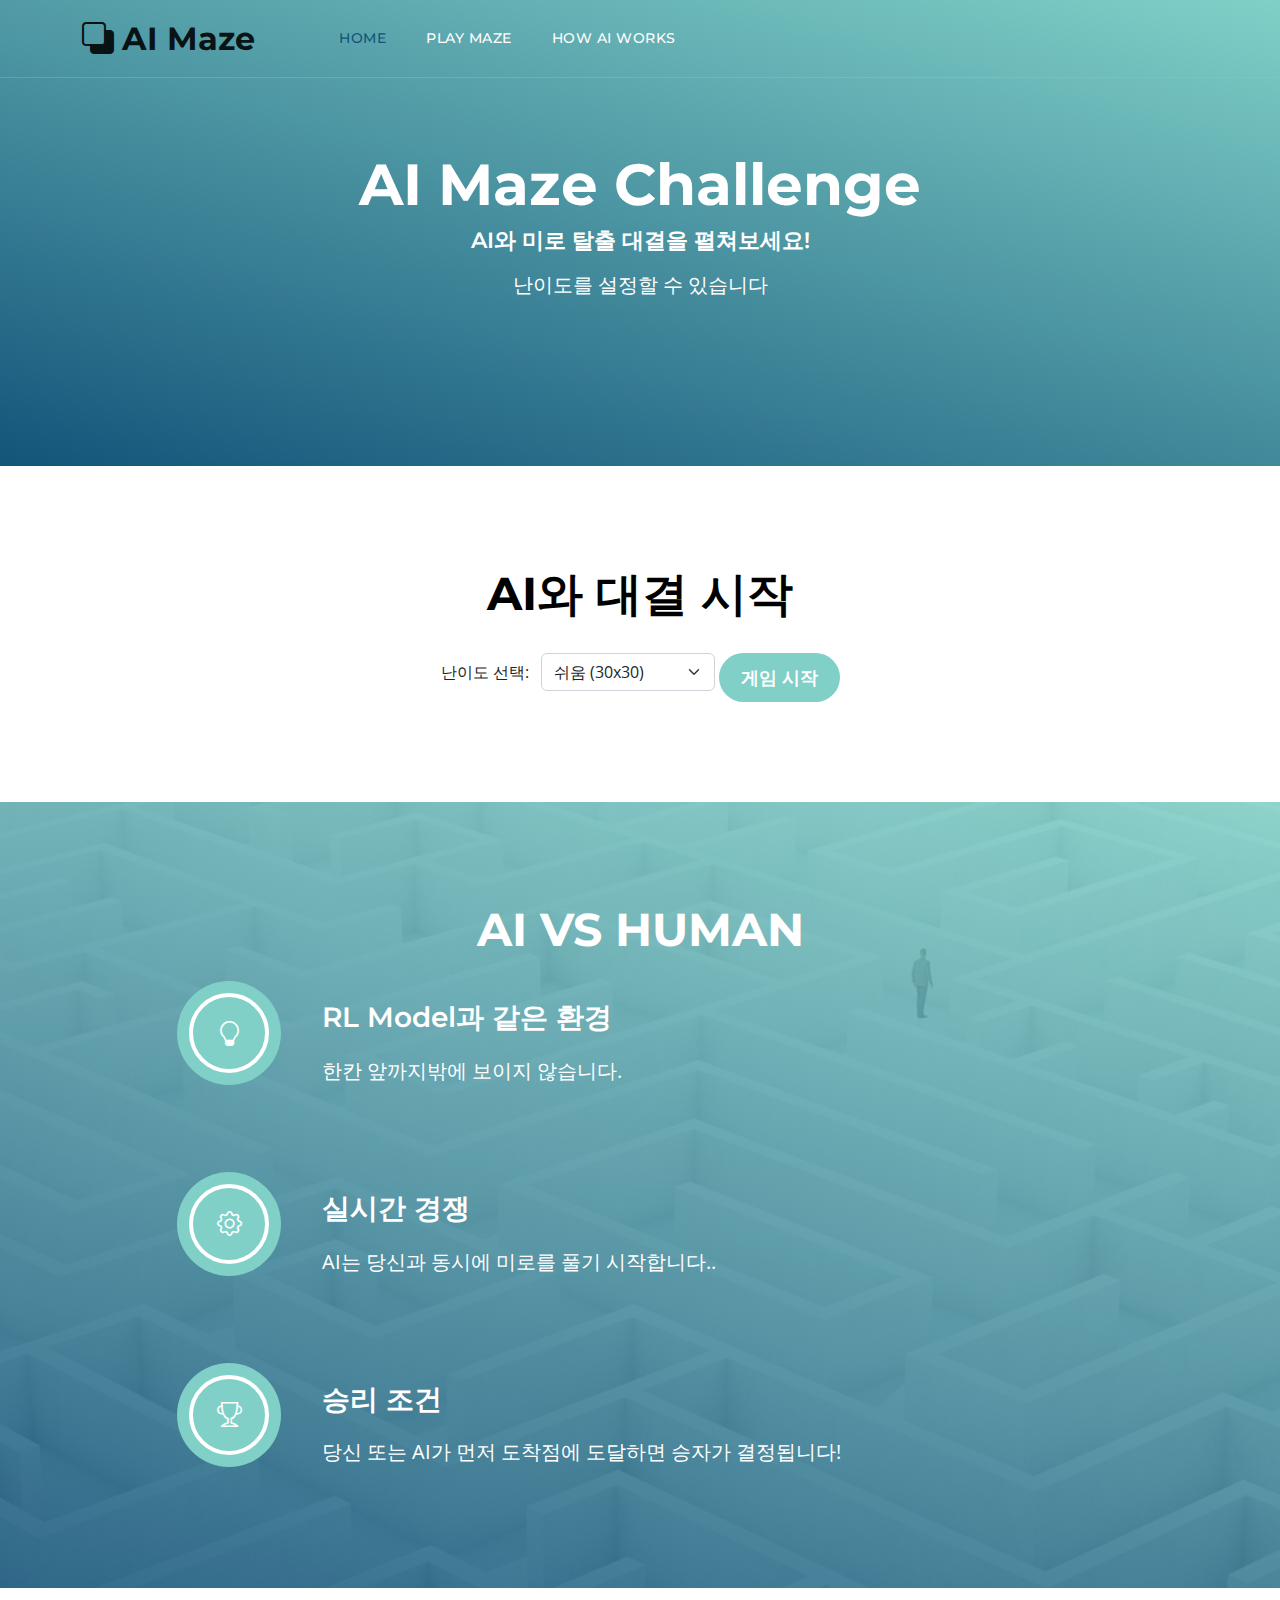
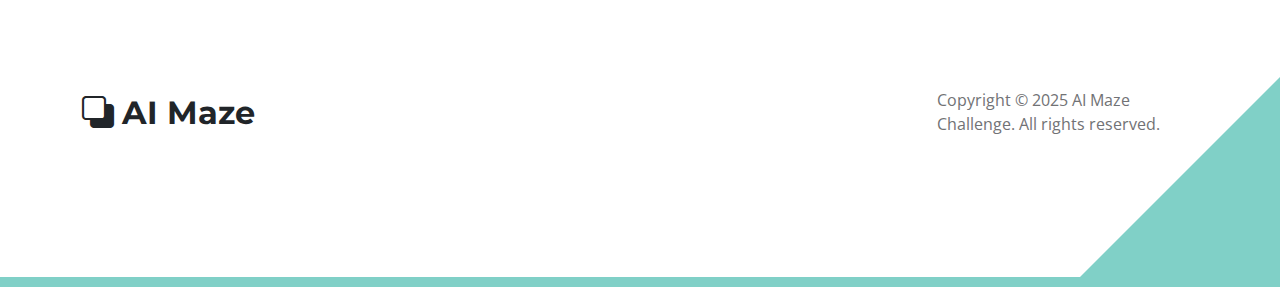
<file: index.html>
<!DOCTYPE html>
<html lang="en">
    <head>
        <meta charset="utf-8">
        <meta name="viewport" content="width=device-width, initial-scale=1">
        <meta name="description" content="AI와 함께하는 미로 게임">
        <meta name="author" content="">
        <title>AI Maze Challenge</title>

        <!-- CSS FILES -->        
        <link rel="preconnect" href="https://fonts.googleapis.com">
        <link rel="preconnect" href="https://fonts.gstatic.com" crossorigin>
        <link href="https://fonts.googleapis.com/css2?family=Montserrat:wght@500;600;700&family=Open+Sans&display=swap" rel="stylesheet">
        <link href="css/bootstrap.min.css" rel="stylesheet">
        <link href="css/bootstrap-icons.css" rel="stylesheet">
        <link href="css/templatemo-topic-listing.css" rel="stylesheet">      
        <style>
            .difficulty-select { margin-top: 20px; }
        </style>
    </head>
    
    <body id="top">
        <main>
            <nav class="navbar navbar-expand-lg">
                <div class="container">
                    <a class="navbar-brand" href="index.html">
                        <i class="bi-back"></i>
                        <span>AI Maze</span>
                    </a>
                    <button class="navbar-toggler" type="button" data-bs-toggle="collapse" data-bs-target="#navbarNav" aria-controls="navbarNav" aria-expanded="false" aria-label="Toggle navigation">
                        <span class="navbar-toggler-icon"></span>
                    </button>
                    <div class="collapse navbar-collapse" id="navbarNav">
                        <ul class="navbar-nav ms-lg-5 me-lg-auto">
                            <li class="nav-item"><a class="nav-link click-scroll" href="#section_1">Home</a></li>
                            <li class="nav-item"><a class="nav-link click-scroll" href="#section_2">Play Maze</a></li>
                            <li class="nav-item"><a class="nav-link click-scroll" href="#section_3">How AI Works</a></li>
                            
                        </ul>
                    </div>
                </div>
            </nav>

            <section class="hero-section d-flex justify-content-center align-items-center" id="section_1">
                <div class="container">
                    <div class="row">
                        <div class="col-lg-8 col-12 mx-auto">
                            <h1 class="text-white text-center">AI Maze Challenge</h1>
                            <h6 class="text-center text-white">AI와 미로 탈출 대결을 펼쳐보세요!</h6>
                            <p class="text-center text-white mt-3">난이도를 설정할 수 있습니다</p>
                        </div>
                    </div>
                </div>
            </section>

            <section class="explore-section section-padding" id="section_2">
                <div class="container">
                    <div class="row">
                        <div class="col-12 text-center">
                            <h2 class="mb-4">AI와 대결 시작</h2>
                            <div class="difficulty-select">
                                <label for="difficulty" class="me-2">난이도 선택:</label>
                                <select id="difficulty" class="form-select d-inline-block w-auto">
                                    <option value="easy">쉬움 (30x30)</option>
                                    <option value="medium">보통 (50x50)</option>
                                    <option value="hard">어려움 (100x100)</option>
                                </select>
                                <button id="startGame" class="btn custom-btn mt-2">게임 시작</button>
                            </div>
                        </div>
                    </div>
                </div>
                <script>
                    document.getElementById("startGame").addEventListener("click", function () {
                        const difficulty = document.getElementById("difficulty").value;
                        // 새 창에서 topics-detail.html 열기, 난이도를 쿼리 파라미터로 전달
                        const gameWindow = window.open("topics-detail.html?difficulty=" + difficulty, "MazeGame", "width=600,height=600");
                        // 새 창에 포커스
                        gameWindow.focus();
                    });
                </script>
            </section>

            <section class="timeline-section section-padding" id="section_3">
                <div class="section-overlay"></div>
                <div class="container">
                    <div class="row">
                        <div class="col-12 text-center">
                            <h2 class="text-white mb-4">AI VS HUMAN</h2>
                        </div>
                        <div class="col-lg-10 col-12 mx-auto">
                            <div class="timeline-container">
                                <ul class="vertical-scrollable-timeline">
                                    <li>
                                        <h4 class="text-white mb-3">RL Model과 같은 환경</h4>
                                        <p class="text-white">한칸 앞까지밖에 보이지 않습니다.</p>
                                        <div class="icon-holder"><i class="bi-lightbulb"></i></div>
                                    </li>
                                    <li>
                                        <h4 class="text-white mb-3">실시간 경쟁</h4>
                                        <p class="text-white">AI는 당신과 동시에 미로를 풀기 시작합니다..</p>
                                        <div class="icon-holder"><i class="bi-gear"></i></div>
                                    </li>
                                    <li>
                                        <h4 class="text-white mb-3">승리 조건</h4>
                                        <p class="text-white">당신 또는 AI가 먼저 도착점에 도달하면 승자가 결정됩니다!</p>
                                        <div class="icon-holder"><i class="bi-trophy"></i></div>
                                    </li>
                                </ul>
                            </div>
                        </div>
                    </div>
                </div>
            </section>

            <!-- FAQ 및 Contact 섹션은 생략 -->

        </main>

        <footer class="site-footer section-padding">
            <div class="container">
                <div class="row">
                    <div class="col-lg-3 col-12 mb-4 pb-2">
                        <a class="navbar-brand mb-2" href="index.html">
                            <i class="bi-back"></i>
                            <span>AI Maze</span>
                        </a>
                    </div>
                    <div class="col-lg-3 col-md-4 col-12 mt-4 mt-lg-0 ms-auto">
                        <p class="copyright-text">Copyright © 2025 AI Maze Challenge. All rights reserved.</p>
                    </div>
                </div>
            </div>
        </footer>

        <!-- JAVASCRIPT FILES -->
        <script src="js/jquery.min.js"></script>
        <script src="js/bootstrap.bundle.min.js"></script>
        <script src="js/jquery.sticky.js"></script>
        <script src="js/click-scroll.js"></script>
        <script src="js/custom.js"></script>
    </body>
</html>
</file>
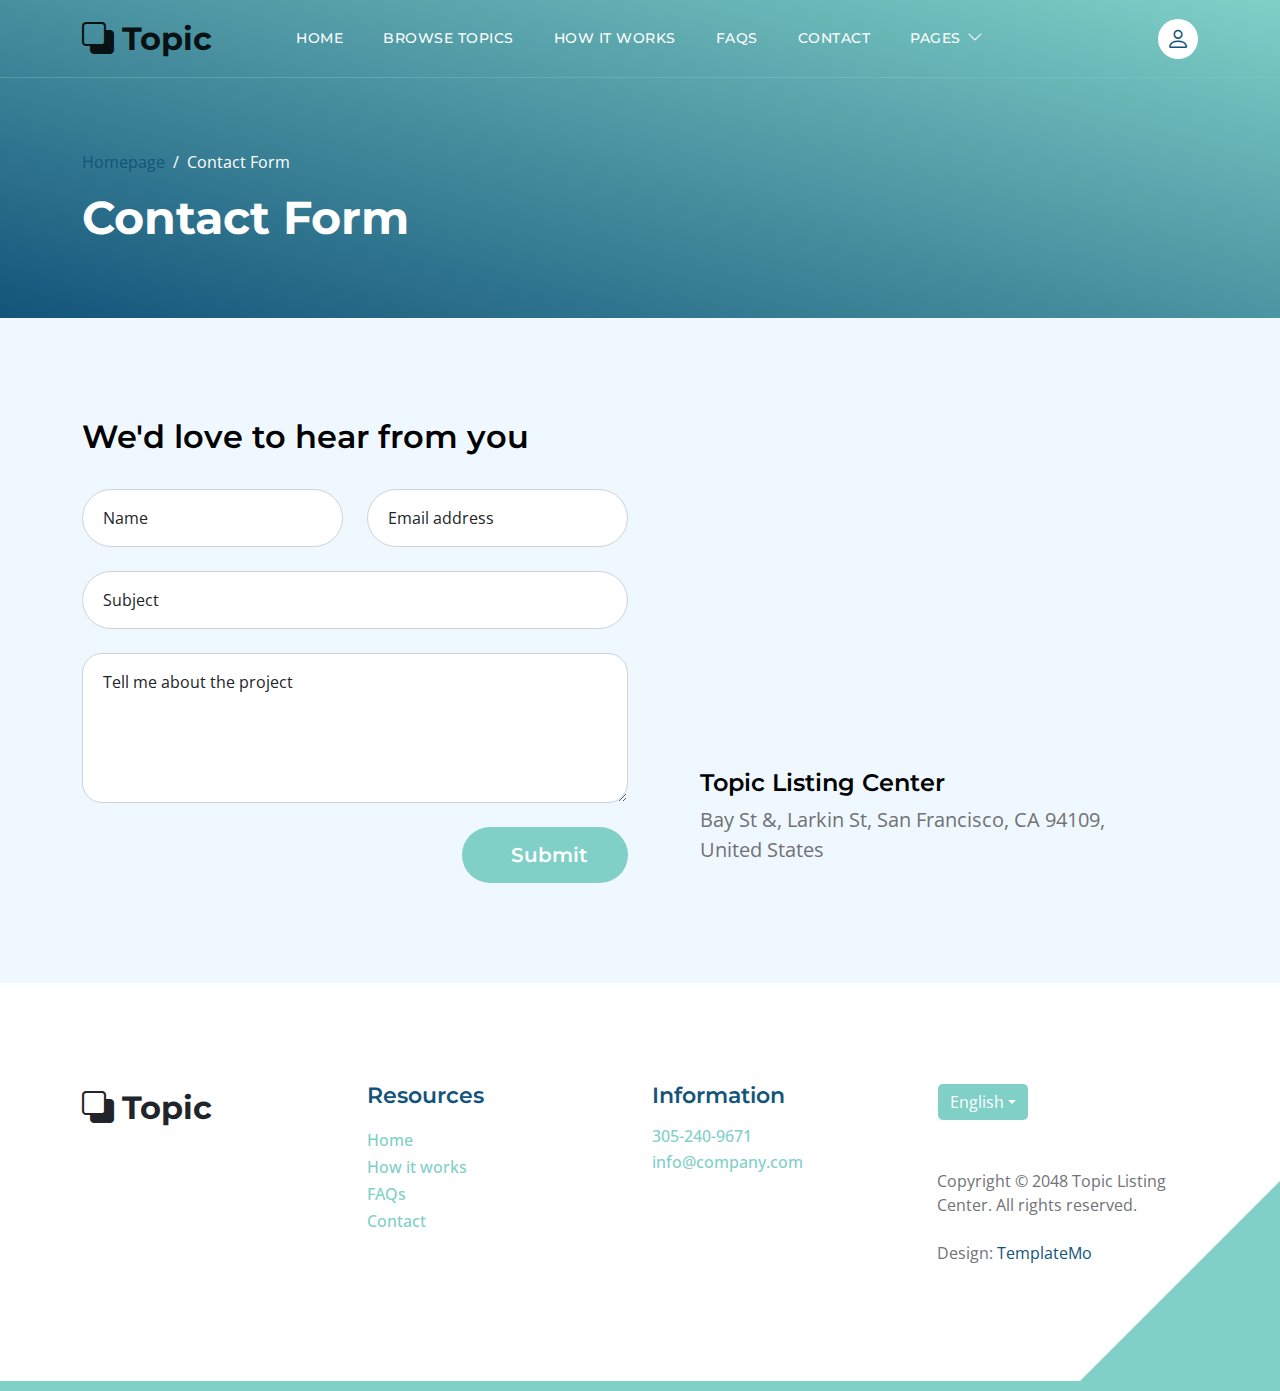
<file: contact.html>
<!doctype html>
<html lang="en">
    <head>
        <meta charset="utf-8">
        <meta name="viewport" content="width=device-width, initial-scale=1">

        <meta name="description" content="">
        <meta name="author" content="">

        <title>Topic Listing Contact Page</title>

        <!-- CSS FILES -->        
        <link rel="preconnect" href="https://fonts.googleapis.com">
        
        <link rel="preconnect" href="https://fonts.gstatic.com" crossorigin>

        <link href="https://fonts.googleapis.com/css2?family=Montserrat:wght@500;600;700&family=Open+Sans&display=swap" rel="stylesheet">
                        
        <link href="css/bootstrap.min.css" rel="stylesheet">

        <link href="css/bootstrap-icons.css" rel="stylesheet">

        <link href="css/templatemo-topic-listing.css" rel="stylesheet">
<!--

TemplateMo 590 topic listing

https://templatemo.com/tm-590-topic-listing

-->
    </head>
    
    <body class="topics-listing-page" id="top">

        <main>

            <nav class="navbar navbar-expand-lg">
                <div class="container">
                    <a class="navbar-brand" href="index.html">
                        <i class="bi-back"></i>
                        <span>Topic</span>
                    </a>

                    <div class="d-lg-none ms-auto me-4">
                        <a href="#top" class="navbar-icon bi-person smoothscroll"></a>
                    </div>
    
                    <button class="navbar-toggler" type="button" data-bs-toggle="collapse" data-bs-target="#navbarNav" aria-controls="navbarNav" aria-expanded="false" aria-label="Toggle navigation">
                        <span class="navbar-toggler-icon"></span>
                    </button>
    
                    <div class="collapse navbar-collapse" id="navbarNav">
                        <ul class="navbar-nav ms-lg-5 me-lg-auto">
                            <li class="nav-item">
                                <a class="nav-link click-scroll" href="index.html#section_1">Home</a>
                            </li>

                            <li class="nav-item">
                                <a class="nav-link click-scroll" href="index.html#section_2">Browse Topics</a>
                            </li>
    
                            <li class="nav-item">
                                <a class="nav-link click-scroll" href="index.html#section_3">How it works</a>
                            </li>

                            <li class="nav-item">
                                <a class="nav-link click-scroll" href="index.html#section_4">FAQs</a>
                            </li>
    
                            <li class="nav-item">
                                <a class="nav-link click-scroll" href="index.html#section_5">Contact</a>
                            </li>

                            <li class="nav-item dropdown">
                                <a class="nav-link dropdown-toggle" href="#section_5" id="navbarLightDropdownMenuLink" role="button" data-bs-toggle="dropdown" aria-expanded="false">Pages</a>

                                <ul class="dropdown-menu dropdown-menu-light" aria-labelledby="navbarLightDropdownMenuLink">
                                    <li><a class="dropdown-item" href="topics-listing.html">Topics Listing</a></li>

                                    <li><a class="dropdown-item active" href="contact.html">Contact Form</a></li>
                                </ul>
                            </li>
                        </ul>

                        <div class="d-none d-lg-block">
                            <a href="#top" class="navbar-icon bi-person smoothscroll"></a>
                        </div>
                    </div>
                </div>
            </nav>


            <header class="site-header d-flex flex-column justify-content-center align-items-center">
                <div class="container">
                    <div class="row align-items-center">

                        <div class="col-lg-5 col-12">
                            <nav aria-label="breadcrumb">
                                <ol class="breadcrumb">
                                    <li class="breadcrumb-item"><a href="index.html">Homepage</a></li>

                                    <li class="breadcrumb-item active" aria-current="page">Contact Form</li>
                                </ol>
                            </nav>

                            <h2 class="text-white">Contact Form</h2>
                        </div>

                    </div>
                </div>
            </header>


            <section class="section-padding section-bg">
                <div class="container">
                    <div class="row">

                        <div class="col-lg-12 col-12">
                            <h3 class="mb-4 pb-2">We'd love to hear from you</h3>
                        </div>

                        <div class="col-lg-6 col-12">
                            <form action="#" method="post" class="custom-form contact-form" role="form">
                                <div class="row">
                                    <div class="col-lg-6 col-md-6 col-12">
                                        <div class="form-floating">
                                            <input type="text" name="name" id="name" class="form-control" placeholder="Name" required="">
                                            
                                            <label for="floatingInput">Name</label>
                                        </div>
                                    </div>

                                    <div class="col-lg-6 col-md-6 col-12"> 
                                        <div class="form-floating">
                                            <input type="email" name="email" id="email" pattern="[^ @]*@[^ @]*" class="form-control" placeholder="Email address" required="">
                                            
                                            <label for="floatingInput">Email address</label>
                                        </div>
                                    </div>

                                    <div class="col-lg-12 col-12">
                                        <div class="form-floating">
                                            <input type="text" name="subject" id="name" class="form-control" placeholder="Name" required="">
                                            
                                            <label for="floatingInput">Subject</label>
                                        </div>

                                        <div class="form-floating">
                                            <textarea class="form-control" id="message" name="message" placeholder="Tell me about the project"></textarea>
                                            
                                            <label for="floatingTextarea">Tell me about the project</label>
                                        </div>
                                    </div>

                                    <div class="col-lg-4 col-12 ms-auto">
                                        <button type="submit" class="form-control">Submit</button>
                                    </div>

                                </div>
                            </form>
                        </div>

                        <div class="col-lg-5 col-12 mx-auto mt-5 mt-lg-0">
                            <iframe class="google-map" src="https://www.google.com/maps/embed?pb=!1m18!1m12!1m3!1d2595.065641062665!2d-122.4230416990949!3d37.80335401520422!2m3!1f0!2f0!3f0!3m2!1i1024!2i768!4f13.1!3m3!1m2!1s0x80858127459fabad%3A0x808ba520e5e9edb7!2sFrancisco%20Park!5e1!3m2!1sen!2sth!4v1684340239744!5m2!1sen!2sth" width="100%" height="250" style="border:0;" allowfullscreen="" loading="lazy" referrerpolicy="no-referrer-when-downgrade"></iframe>

                            <h5 class="mt-4 mb-2">Topic Listing Center</h5>

                            <p>Bay St &amp;, Larkin St, San Francisco, CA 94109, United States</p>
                        </div>

                    </div>
                </div>
            </section>
        </main>

        <footer class="site-footer section-padding">
            <div class="container">
                <div class="row">

                    <div class="col-lg-3 col-12 mb-4 pb-2">
                        <a class="navbar-brand mb-2" href="index.html">
                            <i class="bi-back"></i>
                            <span>Topic</span>
                        </a>
                    </div>

                    <div class="col-lg-3 col-md-4 col-6">
                        <h6 class="site-footer-title mb-3">Resources</h6>

                        <ul class="site-footer-links">
                            <li class="site-footer-link-item">
                                <a href="#" class="site-footer-link">Home</a>
                            </li>

                            <li class="site-footer-link-item">
                                <a href="#" class="site-footer-link">How it works</a>
                            </li>

                            <li class="site-footer-link-item">
                                <a href="#" class="site-footer-link">FAQs</a>
                            </li>

                            <li class="site-footer-link-item">
                                <a href="#" class="site-footer-link">Contact</a>
                            </li>
                        </ul>
                    </div>

                    <div class="col-lg-3 col-md-4 col-6 mb-4 mb-lg-0">
                        <h6 class="site-footer-title mb-3">Information</h6>

                        <p class="text-white d-flex mb-1">
                            <a href="tel: 305-240-9671" class="site-footer-link">
                                305-240-9671
                            </a>
                        </p>

                        <p class="text-white d-flex">
                            <a href="mailto:info@company.com" class="site-footer-link">
                                info@company.com
                            </a>
                        </p>
                    </div>

                    <div class="col-lg-3 col-md-4 col-12 mt-4 mt-lg-0 ms-auto">
                        <div class="dropdown">
                            <button class="btn btn-secondary dropdown-toggle" type="button" data-bs-toggle="dropdown" aria-expanded="false">
                            English</button>

                            <ul class="dropdown-menu">
                                <li><button class="dropdown-item" type="button">Thai</button></li>

                                <li><button class="dropdown-item" type="button">Myanmar</button></li>

                                <li><button class="dropdown-item" type="button">Arabic</button></li>
                            </ul>
                        </div>

                        <p class="copyright-text mt-lg-5 mt-4">Copyright © 2048 Topic Listing Center. All rights reserved.
                        <br><br>Design: <a rel="nofollow" href="https://templatemo.com" target="_blank">TemplateMo</a></p>
                        
                    </div>

                </div>
            </div>
        </footer>

        <!-- JAVASCRIPT FILES -->
        <script src="js/jquery.min.js"></script>
        <script src="js/bootstrap.bundle.min.js"></script>
        <script src="js/jquery.sticky.js"></script>
        <script src="js/custom.js"></script>

    </body>
</html>
</file>
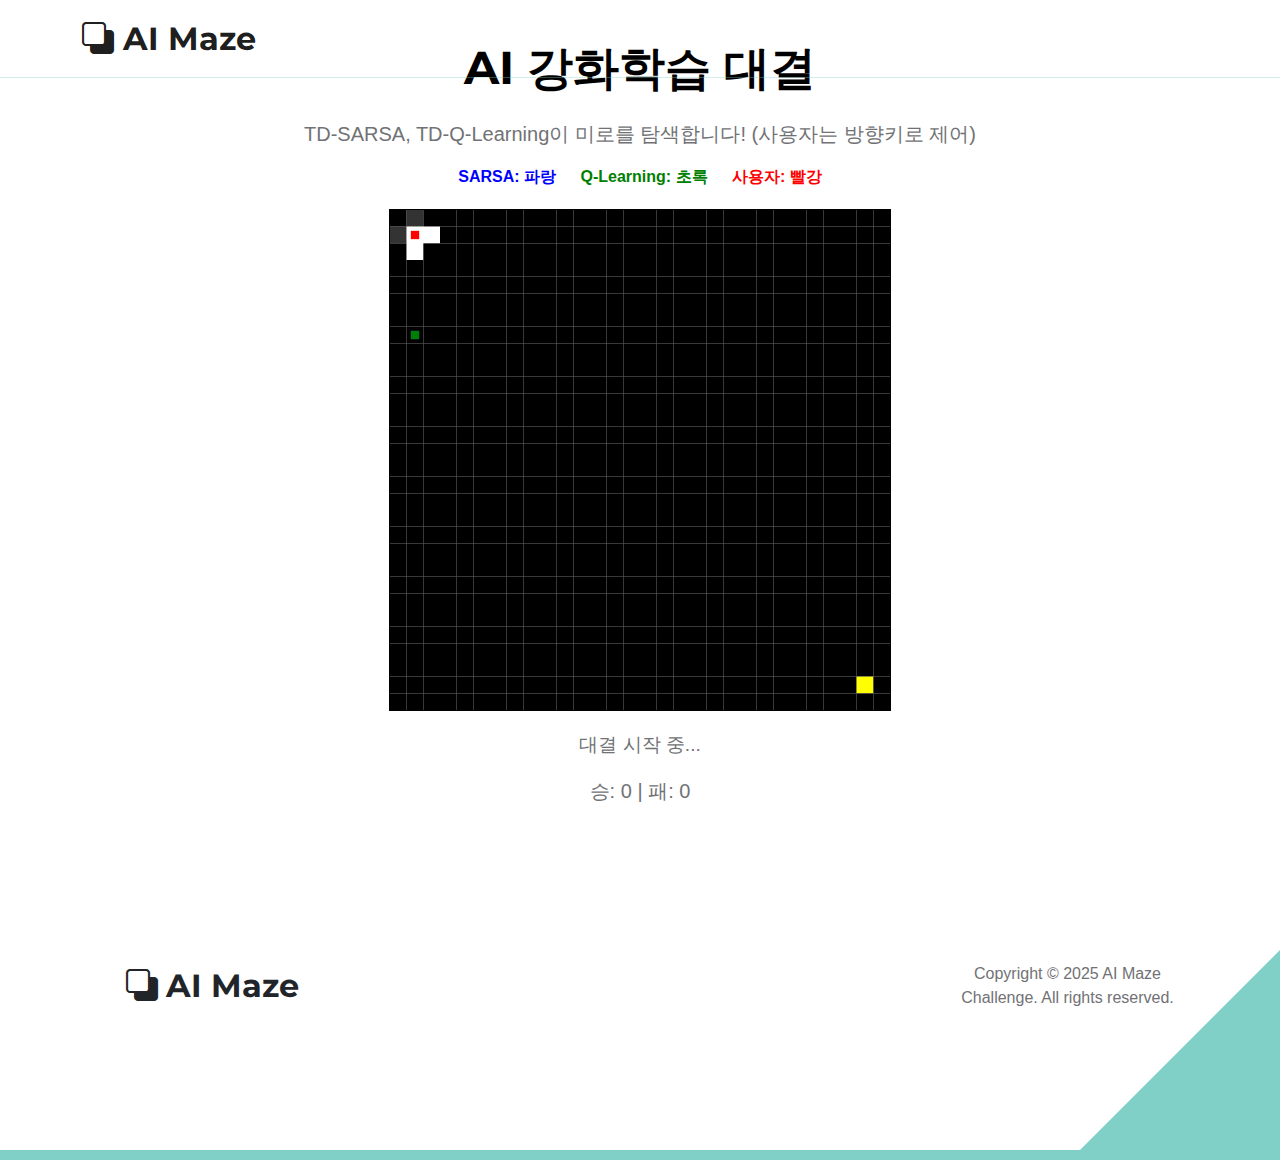
<file: topics-detail.html>
<!DOCTYPE html>
<html lang="en">
<head>
    <meta charset="utf-8">
    <meta name="viewport" content="width=device-width, initial-scale=1">
    <meta name="description" content="AI와의 미로 대결">
    <meta name="author" content="">
    <title>AI Maze Challenge - Game</title>

    <!-- CSS FILES -->
    <link rel="preconnect" href="https://fonts.googleapis.com">
    <link rel="preconnect" href="https://fonts.gstatic.com" crossorigin>
    <link href="https://fonts.googleapis.com/css2?family=Montserrat:wght@500;600;700&family=Open+Sans&display=swap" rel="stylesheet">
    <link href="css/bootstrap.min.css" rel="stylesheet">
    <link href="css/bootstrap-icons.css" rel="stylesheet">
    <link href="css/templatemo-topic-listing.css" rel="stylesheet">
    <link href="css/game.css" rel="stylesheet"> <!-- 별도 CSS 파일 추가 -->
</head>
<body id="top">
    <main>
        <nav class="navbar navbar-expand-lg">
            <div class="container">
                <a class="navbar-brand" href="index.html">
                    <i class="bi-back"></i>
                    <span>AI Maze</span>
                </a>
                <button class="navbar-toggler" type="button" data-bs-toggle="collapse" data-bs-target="#navbarNav" aria-controls="navbarNav" aria-expanded="false" aria-label="Toggle navigation">
                    <span class="navbar-toggler-icon"></span>
                </button>
                <div class="collapse navbar-collapse" id="navbarNav">
                    <ul class="navbar-nav ms-lg-5 me-lg-auto">
                        <li class="nav-item"><a class="nav-link click-scroll" href="index.html#section_1">Home</a></li>
                        
                    </ul>
                </div>
            </div>
        </nav>

        <section class="game-container section-padding" id="game-section">
            <div class="container">
                <div class="row">
                    <div class="col-12 text-center">
                        <h2 class="mb-4">AI 강화학습 대결</h2>
                        <p>TD-SARSA, TD-Q-Learning이 미로를 탐색합니다! (사용자는 방향키로 제어)</p>
                        <div class="legend">
                            <span style="color: blue;">SARSA: 파랑</span>
                            <span style="color: green;">Q-Learning: 초록</span>
                            <span style="color: red;">사용자: 빨강</span>
                        </div>
                        <canvas id="mazeCanvas" width="500" height="500"></canvas>
                        <p class="status" id="gameStatus">대결 시작 중...</p>
                        <p id="scoreDisplay">승: 0 | 패: 0</p>
                        <button id="restartButton" class="btn custom-btn mt-2" style="display: none;">다시하기</button>
                    </div>
                </div>
            </div>
        </section>
    </main>

    <footer class="site-footer section-padding">
        <div class="container">
            <div class="row">
                <div class="col-lg-3 col-12 mb-4 pb-2">
                    <a class="navbar-brand mb-2" href="index.html">
                        <i class="bi-back"></i>
                        <span>AI Maze</span>
                    </a>
                </div>
                <div class="col-lg-3 col-md-4 col-12 mt-4 mt-lg-0 ms-auto">
                    <p class="copyright-text">Copyright © 2025 AI Maze Challenge. All rights reserved.</p>
                </div>
            </div>
        </div>
    </footer>

    <!-- JAVASCRIPT FILES -->
    <script src="js/jquery.min.js"></script>
    <script src="js/bootstrap.bundle.min.js"></script>
    <script src="js/jquery.sticky.js"></script>
    <script src="js/custom.js"></script>
    <script src="js/game.js"></script> <!-- 별도 JS 파일 추가 -->
</body>
</html>
</file>
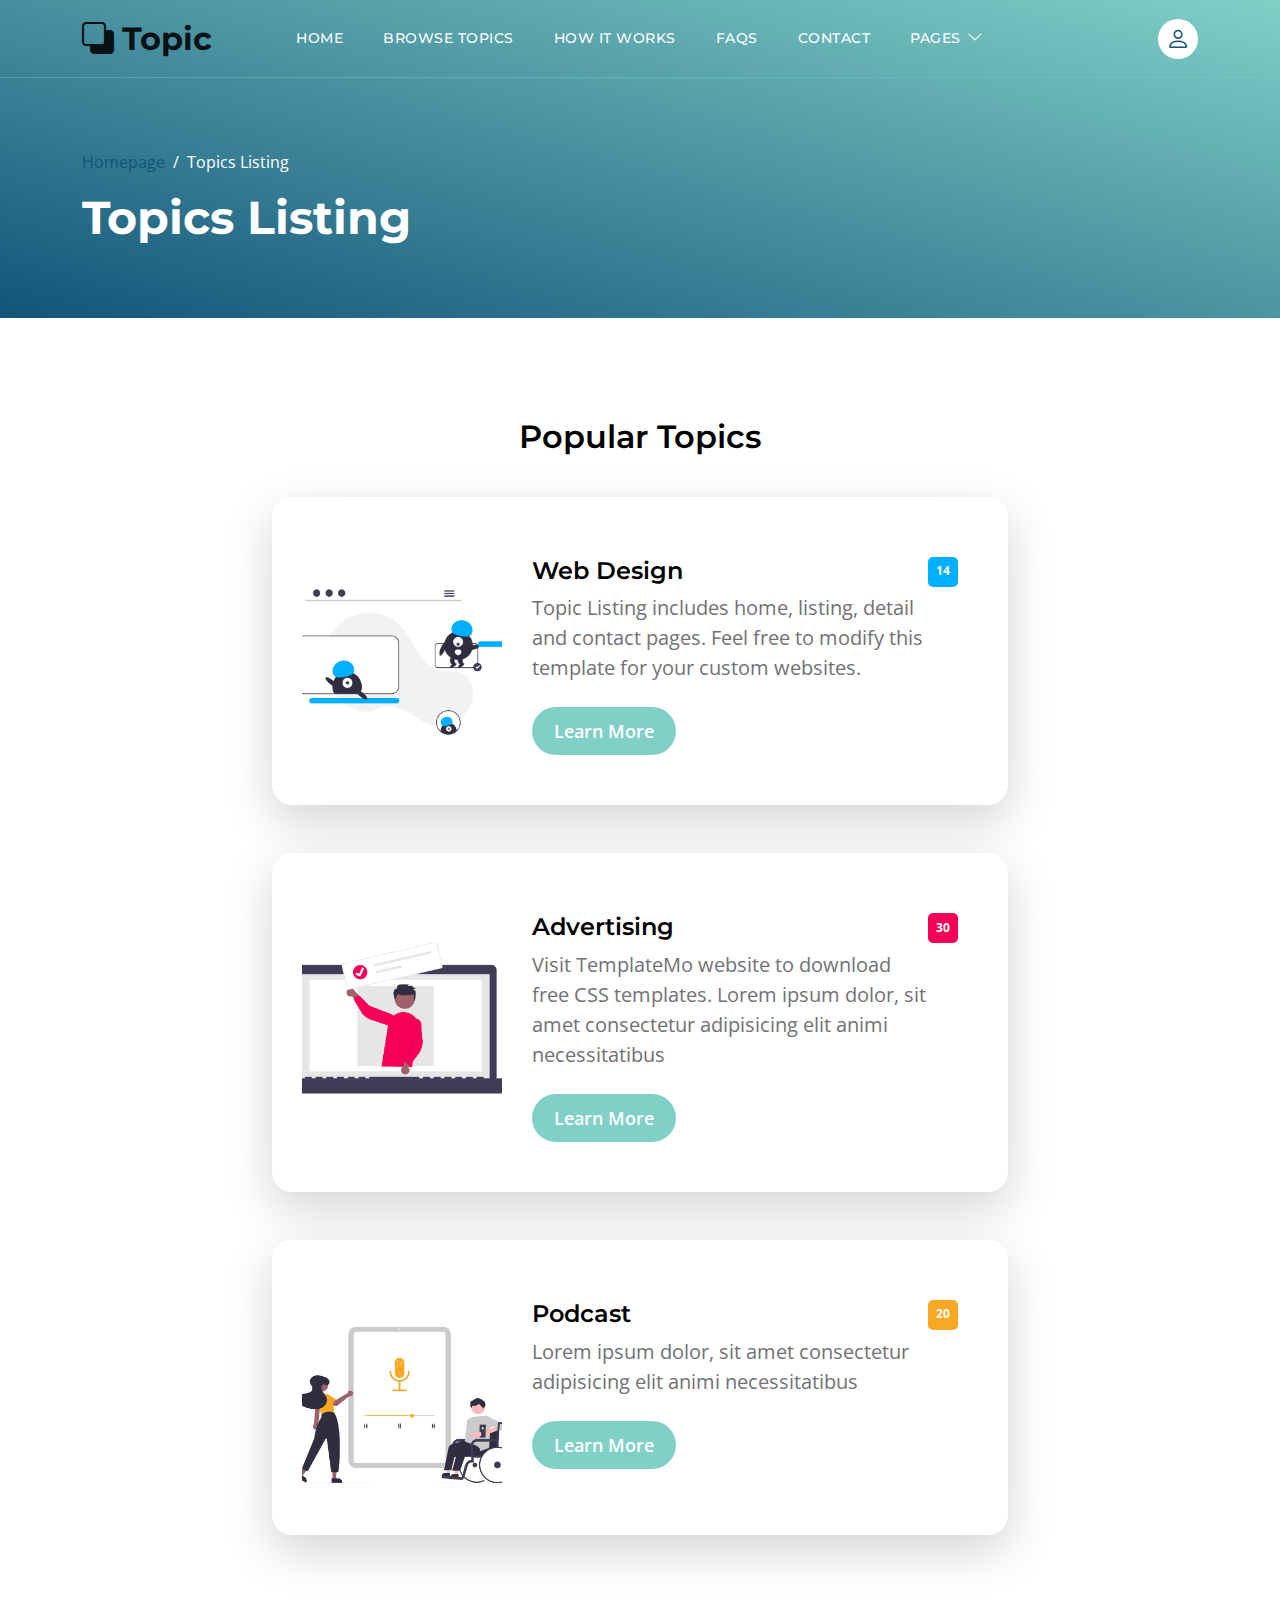
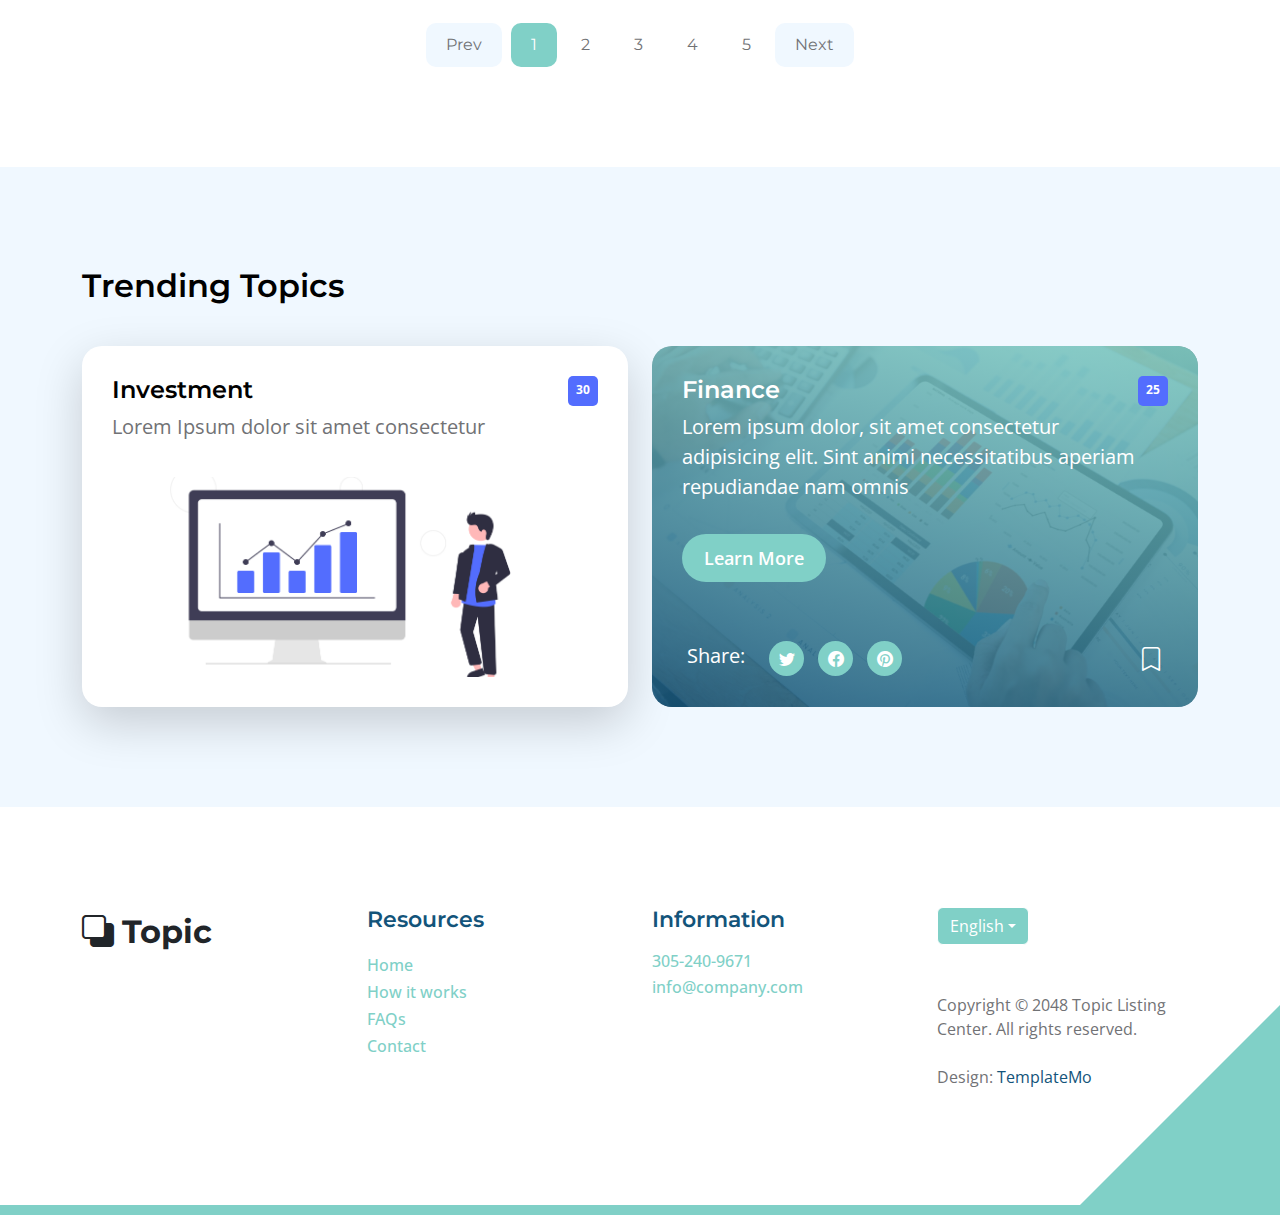
<file: topics-listing.html>
<!doctype html>
<html lang="en">
    <head>
        <meta charset="utf-8">
        <meta name="viewport" content="width=device-width, initial-scale=1">

        <meta name="description" content="">
        <meta name="author" content="">

        <title>Topic Listing Page</title>

        <!-- CSS FILES -->        
        <link rel="preconnect" href="https://fonts.googleapis.com">
        
        <link rel="preconnect" href="https://fonts.gstatic.com" crossorigin>

        <link href="https://fonts.googleapis.com/css2?family=Montserrat:wght@500;600;700&family=Open+Sans&display=swap" rel="stylesheet">
                        
        <link href="css/bootstrap.min.css" rel="stylesheet">

        <link href="css/bootstrap-icons.css" rel="stylesheet">

        <link href="css/templatemo-topic-listing.css" rel="stylesheet">
<!--

TemplateMo 590 topic listing

https://templatemo.com/tm-590-topic-listing

-->
    </head>
    
    <body class="topics-listing-page" id="top">

        <main>

            <nav class="navbar navbar-expand-lg">
                <div class="container">
                    <a class="navbar-brand" href="index.html">
                        <i class="bi-back"></i>
                        <span>Topic</span>
                    </a>

                    <div class="d-lg-none ms-auto me-4">
                        <a href="#top" class="navbar-icon bi-person smoothscroll"></a>
                    </div>
    
                    <button class="navbar-toggler" type="button" data-bs-toggle="collapse" data-bs-target="#navbarNav" aria-controls="navbarNav" aria-expanded="false" aria-label="Toggle navigation">
                        <span class="navbar-toggler-icon"></span>
                    </button>
    
                    <div class="collapse navbar-collapse" id="navbarNav">
                        <ul class="navbar-nav ms-lg-5 me-lg-auto">
                            <li class="nav-item">
                                <a class="nav-link click-scroll" href="index.html#section_1">Home</a>
                            </li>

                            <li class="nav-item">
                                <a class="nav-link click-scroll" href="index.html#section_2">Browse Topics</a>
                            </li>
    
                            <li class="nav-item">
                                <a class="nav-link click-scroll" href="index.html#section_3">How it works</a>
                            </li>

                            <li class="nav-item">
                                <a class="nav-link click-scroll" href="index.html#section_4">FAQs</a>
                            </li>
    
                            <li class="nav-item">
                                <a class="nav-link click-scroll" href="index.html#section_5">Contact</a>
                            </li>

                            <li class="nav-item dropdown">
                                <a class="nav-link dropdown-toggle" href="#section_5" id="navbarLightDropdownMenuLink" role="button" data-bs-toggle="dropdown" aria-expanded="false">Pages</a>

                                <ul class="dropdown-menu dropdown-menu-light" aria-labelledby="navbarLightDropdownMenuLink">
                                    <li><a class="dropdown-item active" href="topics-listing.html">Topics Listing</a></li>

                                    <li><a class="dropdown-item" href="contact.html">Contact Form</a></li>
                                </ul>
                            </li>
                        </ul>

                        <div class="d-none d-lg-block">
                            <a href="#top" class="navbar-icon bi-person smoothscroll"></a>
                        </div>
                    </div>
                </div>
            </nav>


            <header class="site-header d-flex flex-column justify-content-center align-items-center">
                <div class="container">
                    <div class="row align-items-center">

                        <div class="col-lg-5 col-12">
                            <nav aria-label="breadcrumb">
                                <ol class="breadcrumb">
                                    <li class="breadcrumb-item"><a href="index.html">Homepage</a></li>

                                    <li class="breadcrumb-item active" aria-current="page">Topics Listing</li>
                                </ol>
                            </nav>

                            <h2 class="text-white">Topics Listing</h2>
                        </div>

                    </div>
                </div>
            </header>


            <section class="section-padding">
                <div class="container">
                    <div class="row">

                        <div class="col-lg-12 col-12 text-center">
                            <h3 class="mb-4">Popular Topics</h3>
                        </div>

                        <div class="col-lg-8 col-12 mt-3 mx-auto">
                            <div class="custom-block custom-block-topics-listing bg-white shadow-lg mb-5">
                                <div class="d-flex">
                                    <img src="images/topics/undraw_Remote_design_team_re_urdx.png" class="custom-block-image img-fluid" alt="">

                                    <div class="custom-block-topics-listing-info d-flex">
                                        <div>
                                            <h5 class="mb-2">Web Design</h5>

                                            <p class="mb-0">Topic Listing includes home, listing, detail and contact pages. Feel free to modify this template for your custom websites.</p>

                                            <a href="topics-detail.html" class="btn custom-btn mt-3 mt-lg-4">Learn More</a>
                                        </div>

                                        <span class="badge bg-design rounded-pill ms-auto">14</span>
                                    </div>
                                </div>
                            </div>

                            <div class="custom-block custom-block-topics-listing bg-white shadow-lg mb-5">
                                <div class="d-flex">
                                    <img src="images/topics/undraw_online_ad_re_ol62.png" class="custom-block-image img-fluid" alt="">

                                    <div class="custom-block-topics-listing-info d-flex">
                                        <div>
                                            <h5 class="mb-2">Advertising</h5>

                                            <p class="mb-0">Visit TemplateMo website to download free CSS templates. Lorem ipsum dolor, sit amet consectetur adipisicing elit animi necessitatibus</p>

                                            <a href="topics-detail.html" class="btn custom-btn mt-3 mt-lg-4">Learn More</a>
                                        </div>

                                        <span class="badge bg-advertising rounded-pill ms-auto">30</span>
                                    </div>
                                </div>
                            </div>

                            <div class="custom-block custom-block-topics-listing bg-white shadow-lg mb-5">
                                <div class="d-flex">
                                    <img src="images/topics/undraw_Podcast_audience_re_4i5q.png" class="custom-block-image img-fluid" alt="">

                                    <div class="custom-block-topics-listing-info d-flex">
                                        <div>
                                            <h5 class="mb-2">Podcast</h5>

                                            <p class="mb-0">Lorem ipsum dolor, sit amet consectetur adipisicing elit animi necessitatibus</p>

                                            <a href="topics-detail.html" class="btn custom-btn mt-3 mt-lg-4">Learn More</a>
                                        </div>

                                        <span class="badge bg-music rounded-pill ms-auto">20</span>
                                    </div>
                                </div>
                            </div>
                        </div>

                        <div class="col-lg-12 col-12">
                            <nav aria-label="Page navigation example">
                                <ul class="pagination justify-content-center mb-0">
                                    <li class="page-item">
                                        <a class="page-link" href="#" aria-label="Previous">
                                            <span aria-hidden="true">Prev</span>
                                        </a>
                                    </li>

                                    <li class="page-item active" aria-current="page">
                                        <a class="page-link" href="#">1</a>
                                    </li>
                                    
                                    <li class="page-item">
                                        <a class="page-link" href="#">2</a>
                                    </li>
                                    
                                    <li class="page-item">
                                        <a class="page-link" href="#">3</a>
                                    </li>

                                    <li class="page-item">
                                        <a class="page-link" href="#">4</a>
                                    </li>

                                    <li class="page-item">
                                        <a class="page-link" href="#">5</a>
                                    </li>
                                    
                                    <li class="page-item">
                                        <a class="page-link" href="#" aria-label="Next">
                                            <span aria-hidden="true">Next</span>
                                        </a>
                                    </li>
                                </ul>
                            </nav>
                        </div>

                    </div>
                </div>
            </section>


            <section class="section-padding section-bg">
                <div class="container">
                    <div class="row">

                        <div class="col-lg-12 col-12">
                            <h3 class="mb-4">Trending Topics</h3>
                        </div>

                        <div class="col-lg-6 col-md-6 col-12 mt-3 mb-4 mb-lg-0">
                            <div class="custom-block bg-white shadow-lg">
                                <a href="topics-detail.html">
                                    <div class="d-flex">
                                        <div>
                                            <h5 class="mb-2">Investment</h5>

                                            <p class="mb-0">Lorem Ipsum dolor sit amet consectetur</p>
                                        </div>

                                        <span class="badge bg-finance rounded-pill ms-auto">30</span>
                                    </div>

                                    <img src="images/topics/undraw_Finance_re_gnv2.png" class="custom-block-image img-fluid" alt="">
                                </a>
                            </div>
                        </div>

                        <div class="col-lg-6 col-md-6 col-12 mt-lg-3">
                            <div class="custom-block custom-block-overlay">
                                <div class="d-flex flex-column h-100">
                                    <img src="images/businesswoman-using-tablet-analysis.jpg" class="custom-block-image img-fluid" alt="">

                                    <div class="custom-block-overlay-text d-flex">
                                        <div>
                                            <h5 class="text-white mb-2">Finance</h5>

                                            <p class="text-white">Lorem ipsum dolor, sit amet consectetur adipisicing elit. Sint animi necessitatibus aperiam repudiandae nam omnis</p>

                                            <a href="topics-detail.html" class="btn custom-btn mt-2 mt-lg-3">Learn More</a>
                                        </div>

                                        <span class="badge bg-finance rounded-pill ms-auto">25</span>
                                    </div>

                                    <div class="social-share d-flex">
                                        <p class="text-white me-4">Share:</p>

                                        <ul class="social-icon">
                                            <li class="social-icon-item">
                                                <a href="#" class="social-icon-link bi-twitter"></a>
                                            </li>

                                            <li class="social-icon-item">
                                                <a href="#" class="social-icon-link bi-facebook"></a>
                                            </li>

                                            <li class="social-icon-item">
                                                <a href="#" class="social-icon-link bi-pinterest"></a>
                                            </li>
                                        </ul>

                                        <a href="#" class="custom-icon bi-bookmark ms-auto"></a>
                                    </div>

                                    <div class="section-overlay"></div>
                                </div>
                            </div>
                        </div>

                    </div>
                </div>
            </section>
        </main>

		<footer class="site-footer section-padding">
            <div class="container">
                <div class="row">

                    <div class="col-lg-3 col-12 mb-4 pb-2">
                        <a class="navbar-brand mb-2" href="index.html">
                            <i class="bi-back"></i>
                            <span>Topic</span>
                        </a>
                    </div>

                    <div class="col-lg-3 col-md-4 col-6">
                        <h6 class="site-footer-title mb-3">Resources</h6>

                        <ul class="site-footer-links">
                            <li class="site-footer-link-item">
                                <a href="#" class="site-footer-link">Home</a>
                            </li>

                            <li class="site-footer-link-item">
                                <a href="#" class="site-footer-link">How it works</a>
                            </li>

                            <li class="site-footer-link-item">
                                <a href="#" class="site-footer-link">FAQs</a>
                            </li>

                            <li class="site-footer-link-item">
                                <a href="#" class="site-footer-link">Contact</a>
                            </li>
                        </ul>
                    </div>

                    <div class="col-lg-3 col-md-4 col-6 mb-4 mb-lg-0">
                        <h6 class="site-footer-title mb-3">Information</h6>

                        <p class="text-white d-flex mb-1">
                            <a href="tel: 305-240-9671" class="site-footer-link">
                                305-240-9671
                            </a>
                        </p>

                        <p class="text-white d-flex">
                            <a href="mailto:info@company.com" class="site-footer-link">
                                info@company.com
                            </a>
                        </p>
                    </div>

                    <div class="col-lg-3 col-md-4 col-12 mt-4 mt-lg-0 ms-auto">
                        <div class="dropdown">
                            <button class="btn btn-secondary dropdown-toggle" type="button" data-bs-toggle="dropdown" aria-expanded="false">
                            English</button>

                            <ul class="dropdown-menu">
                                <li><button class="dropdown-item" type="button">Thai</button></li>

                                <li><button class="dropdown-item" type="button">Myanmar</button></li>

                                <li><button class="dropdown-item" type="button">Arabic</button></li>
                            </ul>
                        </div>

                        <p class="copyright-text mt-lg-5 mt-4">Copyright © 2048 Topic Listing Center. All rights reserved.
                        <br><br>Design: <a rel="nofollow" href="https://templatemo.com" target="_blank">TemplateMo</a></p>
                        
                    </div>

                </div>
            </div>
        </footer>

        <!-- JAVASCRIPT FILES -->
        <script src="js/jquery.min.js"></script>
        <script src="js/bootstrap.bundle.min.js"></script>
        <script src="js/jquery.sticky.js"></script>
        <script src="js/custom.js"></script>

    </body>
</html>
</file>
<file: css/templatemo-topic-listing.css>
/*

TemplateMo 590 topic listing

https://templatemo.com/tm-590-topic-listing

*/

/*---------------------------------------
  CUSTOM PROPERTIES ( VARIABLES )             
-----------------------------------------*/
:root {
  --white-color:                  #ffffff;
  --primary-color:                #13547a;
  --secondary-color:              #80d0c7;
  --section-bg-color:             #f0f8ff;
  --custom-btn-bg-color:          #80d0c7;
  --custom-btn-bg-hover-color:    #13547a;
  --dark-color:                   #000000;
  --p-color:                      #717275;
  --border-color:                 #7fffd4;
  --link-hover-color:             #13547a;

  --body-font-family:             'Open Sans', sans-serif;
  --title-font-family:            'Montserrat', sans-serif;

  --h1-font-size:                 58px;
  --h2-font-size:                 46px;
  --h3-font-size:                 32px;
  --h4-font-size:                 28px;
  --h5-font-size:                 24px;
  --h6-font-size:                 22px;
  --p-font-size:                  20px;
  --menu-font-size:               14px;
  --btn-font-size:                18px;
  --copyright-font-size:          16px;

  --border-radius-large:          100px;
  --border-radius-medium:         20px;
  --border-radius-small:          10px;

  --font-weight-normal:           400;
  --font-weight-medium:           500;
  --font-weight-semibold:         600;
  --font-weight-bold:             700;
}

body {
  background-color: var(--white-color);
  font-family: var(--body-font-family); 
}


/*---------------------------------------
  TYPOGRAPHY               
-----------------------------------------*/

h2,
h3,
h4,
h5,
h6 {
  color: var(--dark-color);
}

h1,
h2,
h3,
h4,
h5,
h6 {
  font-family: var(--title-font-family); 
  font-weight: var(--font-weight-semibold);
}

h1 {
  font-size: var(--h1-font-size);
  font-weight: var(--font-weight-bold);
}

h2 {
  font-size: var(--h2-font-size);
  font-weight: var(--font-weight-bold);
}

h3 {
  font-size: var(--h3-font-size);
}

h4 {
  font-size: var(--h4-font-size);
}

h5 {
  font-size: var(--h5-font-size);
}

h6 {
  color: var(--primary-color);
  font-size: var(--h6-font-size);
}

p {
  color: var(--p-color);
  font-size: var(--p-font-size);
  font-weight: var(--font-weight-normal);
}

ul li {
  color: var(--p-color);
  font-size: var(--p-font-size);
  font-weight: var(--font-weight-normal);
}

a, 
button {
  touch-action: manipulation;
  transition: all 0.3s;
}

a {
  display: inline-block;
  color: var(--primary-color);
  text-decoration: none;
}

a:hover {
  color: var(--link-hover-color);
}

b,
strong {
  font-weight: var(--font-weight-bold);
}


/*---------------------------------------
  SECTION               
-----------------------------------------*/
.section-padding {
  padding-top: 100px;
  padding-bottom: 100px;
}

.section-bg {
  background-color: var(--section-bg-color);
}

.section-overlay {
  background-image: linear-gradient(15deg, #13547a 0%, #80d0c7 100%);
  position: absolute;
  top: 0;
  left: 0;
  pointer-events: none;
  width: 100%;
  height: 100%;
  opacity: 0.85;
}

.section-overlay + .container {
  position: relative;
}

.tab-content {
  background-color: var(--white-color);
  border-radius: var(--border-radius-medium);
}

.nav-tabs {
  border-bottom: 1px solid #ecf3f2;
  margin-bottom: 40px;
  justify-content: center;
}

.nav-tabs .nav-link {
  border-radius: 0;
  border-top: 0;
  border-right: 0;
  border-left: 0;
  color: var(--p-color);
  font-family: var(--title-font-family);
  font-size: var(--btn-font-size);
  font-weight: var(--font-weight-medium);
  padding: 15px 25px;
  transition: all 0.3s;
}

.nav-tabs .nav-link:first-child {
  margin-right: 20px;
}

.nav-tabs .nav-item.show .nav-link, 
.nav-tabs .nav-link.active,
.nav-tabs .nav-link:focus, 
.nav-tabs .nav-link:hover {
  border-bottom-color: var(--primary-color);
  color: var(--primary-color);
}


/*---------------------------------------
  CUSTOM ICON COLOR               
-----------------------------------------*/
.custom-icon {
  color: var(--secondary-color);
}


/*---------------------------------------
  CUSTOM BUTTON               
-----------------------------------------*/
.custom-btn {
  background: var(--custom-btn-bg-color);
  border: 2px solid transparent;
  border-radius: var(--border-radius-large);
  color: var(--white-color);
  font-size: var(--btn-font-size);
  font-weight: var(--font-weight-semibold);
  line-height: normal;
  transition: all 0.3s;
  padding: 10px 20px;
}

.custom-btn:hover {
  background: var(--custom-btn-bg-hover-color);
  color: var(--white-color);
}

.custom-border-btn {
  background: transparent;
  border: 2px solid var(--custom-btn-bg-color);
  color: var(--custom-btn-bg-color);
}

.custom-border-btn:hover {
  background: var(--custom-btn-bg-color);
  border-color: transparent;
  color: var(--white-color);
}

.custom-btn-bg-white {
  border-color: var(--white-color);
  color: var(--white-color);
}


/*---------------------------------------
  SITE HEADER              
-----------------------------------------*/
.site-header {
  background-image: linear-gradient(15deg, #13547a 0%, #80d0c7 100%);
  padding-top: 150px;
  padding-bottom: 80px;
}

.site-header .container {
  height: 100%;
}

.breadcrumb-item+.breadcrumb-item::before,
.breadcrumb-item a:hover,
.breadcrumb-item.active {
  color: var(--white-color);
}

.site-header .custom-icon {
  color: var(--white-color);
  font-size: var(--h4-font-size);
}

.site-header .custom-icon:hover {
  color: var(--secondary-color);
}


/*---------------------------------------
  NAVIGATION              
-----------------------------------------*/
.sticky-wrapper {
  position: absolute;
  top: 0;
  right: 0;
  left: 0;
}

.sticky-wrapper.is-sticky .navbar {
  background-color: var(--secondary-color);
}

.navbar {
  background: transparent;
  border-bottom: 1px solid rgba(128, 208, 199, 0.35);
  z-index: 9;
}

.navbar-brand,
.navbar-brand:hover {
  font-size: var(--h3-font-size);
  font-weight: var(--font-weight-bold);
  display: block;
}

.navbar-brand span {
  font-family: var(--title-font-family);
}

.navbar-expand-lg .navbar-nav .nav-link {
  border-radius: var(--border-radius-large);
  margin: 10px;
  padding: 10px;
}

.navbar-nav .nav-link {
  display: inline-block;
  color: var(--white-color);
  font-family: var(--title-font-family); 
  font-size: var(--menu-font-size);
  font-weight: var(--font-weight-medium);
  text-transform: uppercase;
  letter-spacing: 0.5px;
  position: relative;
  padding-top: 15px;
  padding-bottom: 15px;
}

.navbar-nav .nav-link.active, 
.navbar-nav .nav-link:hover {
  color: var(--primary-color);
}

.navbar .dropdown-menu {
  background: var(--white-color);
  box-shadow: 0 1rem 3rem rgba(0,0,0,.175);
  border: 0;
  display: inherit;
  opacity: 0;
  min-width: 9rem;
  margin-top: 20px;
  padding: 13px 0 10px 0;
  transition: all 0.3s;
  pointer-events: none;
}

.navbar .dropdown-menu::before {
  content: "";
  width: 0;
  height: 0;
  border-left: 20px solid transparent;
  border-right: 20px solid transparent;
  border-bottom: 15px solid var(--white-color);
  position: absolute;
  top: -10px;
  left: 10px;
}

.navbar .dropdown-item {
  display: inline-block;
  color: var(--p-bg-color);
  font-family: var(--title-font-family); 
  font-size: var(--menu-font-size);
  font-weight: var(--font-weight-medium);
  text-transform: uppercase;
  letter-spacing: 0.5px;
  position: relative;
}

.navbar .dropdown-item.active, 
.navbar .dropdown-item:active,
.navbar .dropdown-item:focus, 
.navbar .dropdown-item:hover {
  background: transparent;
  color: var(--primary-color);
}

.navbar .dropdown-toggle::after {
  content: "\f282";
  display: inline-block;
  font-family: bootstrap-icons !important;
  font-size: var(--copyright-font-size);
  font-style: normal;
  font-weight: normal !important;
  font-variant: normal;
  text-transform: none;
  line-height: 1;
  vertical-align: -.125em;
  -webkit-font-smoothing: antialiased;
  -moz-osx-font-smoothing: grayscale;
  position: relative;
  left: 2px;
  border: 0;
}

@media screen and (min-width: 992px) {
  .navbar .dropdown:hover .dropdown-menu {
    opacity: 1;
    margin-top: 0;
    pointer-events: auto;
  }
}

.navbar-icon {
  background: var(--white-color);
  border-radius: var(--border-radius-large);
  display: inline-block;
  font-size: var(--h5-font-size);
  width: 40px;
  height: 40px;
  line-height: 40px;
  text-align: center;
  transition: all 0.3s ease;
}

.navbar-icon:hover {
  background: var(--primary-color);
  color: var(--white-color);
}

.navbar-toggler {
  border: 0;
  padding: 0;
  cursor: pointer;
  margin: 0;
  width: 30px;
  height: 35px;
  outline: none;
}

.navbar-toggler:focus {
  outline: none;
  box-shadow: none;
}

.navbar-toggler[aria-expanded="true"] .navbar-toggler-icon {
  background: transparent;
}

.navbar-toggler[aria-expanded="true"] .navbar-toggler-icon:before,
.navbar-toggler[aria-expanded="true"] .navbar-toggler-icon:after {
  transition: top 300ms 50ms ease, -webkit-transform 300ms 350ms ease;
  transition: top 300ms 50ms ease, transform 300ms 350ms ease;
  transition: top 300ms 50ms ease, transform 300ms 350ms ease, -webkit-transform 300ms 350ms ease;
  top: 0;
}

.navbar-toggler[aria-expanded="true"] .navbar-toggler-icon:before {
  transform: rotate(45deg);
}

.navbar-toggler[aria-expanded="true"] .navbar-toggler-icon:after {
  transform: rotate(-45deg);
}

.navbar-toggler .navbar-toggler-icon {
  background: var(--white-color);
  transition: background 10ms 300ms ease;
  display: block;
  width: 30px;
  height: 2px;
  position: relative;
}

.navbar-toggler .navbar-toggler-icon:before,
.navbar-toggler .navbar-toggler-icon:after {
  transition: top 300ms 350ms ease, -webkit-transform 300ms 50ms ease;
  transition: top 300ms 350ms ease, transform 300ms 50ms ease;
  transition: top 300ms 350ms ease, transform 300ms 50ms ease, -webkit-transform 300ms 50ms ease;
  position: absolute;
  right: 0;
  left: 0;
  background: var(--white-color);
  width: 30px;
  height: 2px;
  content: '';
}

.navbar-toggler .navbar-toggler-icon::before {
  top: -8px;
}

.navbar-toggler .navbar-toggler-icon::after {
  top: 8px;
}


/*---------------------------------------
  HERO        
-----------------------------------------*/
.hero-section {
  background-image: linear-gradient(15deg, #13547a 0%, #80d0c7 100%);
  position: relative;
  overflow: hidden;
  padding-top: 150px;
  padding-bottom: 150px;
}

.hero-section .input-group {
  background-color: var(--white-color);
  border-radius: var(--border-radius-large);
  padding: 10px 15px;
}

.hero-section .input-group-text {
  background-color: transparent;
  border: 0;
}

.hero-section input[type="search"] {
  border: 0;
  box-shadow: none;
  margin-bottom: 0;
  padding-left: 0;
}

.hero-section button[type="submit"] {
  background-color: var(--primary-color);
  border: 0;
  border-radius: var(--border-radius-large) !important;
  color: var(--white-color);
  max-width: 150px;
}


/*---------------------------------------
  TOPICS              
-----------------------------------------*/
.featured-section {
  background-color: var(--secondary-color);
  border-radius: 0 0 100px 100px;
  padding-bottom: 100px;
}

.featured-section .row {
  position: relative;
  bottom: 100px;
  margin-bottom: -100px;
}

.custom-block {
  border-radius: var(--border-radius-medium);
  position: relative;
  overflow: hidden;
  padding: 30px;
  transition: all 0.3s ease;
  height: 100%;
}

.custom-block:hover {
  background-color: var(--secondary-color);
  transform: translateY(-3px);
}

.custom-block > a {
  width: 100%;
}

.custom-block-image {
  display: block;
  width: 100%;
  height: 200px;
  object-fit: cover;
  margin-top: 35px;
}

.custom-block .rounded-pill {
  border-radius: 5px !important;
  display: flex;
  justify-content: center;
  text-align: center;
  width: 30px;
  height: 30px;
  line-height: 20px;
}

.custom-block-overlay {
  height: 100%;
  min-height: 350px;
  padding: 0;
}

.custom-block-overlay > a {
  height: 100%;
}

.custom-block-overlay .custom-block-image {
  border-radius: var(--border-radius-medium);
  display: block;
  height: 100%;
  margin-top: 0;
}

.custom-block-overlay-text {
  position: absolute;
  z-index: 2;
  top: 0;
  right: 0;
  left: 0;
  padding: 30px;
}

.social-share {
  position: absolute;
  bottom: 0;
  right: 0;
  left: 0;
  z-index: 2;
  padding: 20px 35px;
}

.social-share .bi-bookmark {
  color: var(--white-color);
  font-size: var(--h5-font-size);
}

.social-share .bi-bookmark:hover {
  color: var(--secondary-color);
}

.bg-design {
  background-color: #00B0FF;
}

.bg-graphic {
  background-color: #00BFA6;
}

.bg-advertising {
  background-color: #F50057;
}

.bg-finance {
  background-color: #536DFE;
}

.bg-music {
  background-color: #F9A826;
}

.bg-education {
  background-color: #00BFA6;
}


/*---------------------------------------
  TOPICS               
-----------------------------------------*/
.topics-detail-block {
  border-radius: var(--border-radius-medium);
  position: relative;
  overflow: hidden;
}

.topics-detail-block-image {
  display: block;
  border-radius: var(--border-radius-medium);
}

blockquote {
  background-color: var(--section-bg-color);
  border-radius: var(--border-radius-small);
  font-family: var(--title-font-family);
  font-size: var(--h4-font-size);
  font-weight: var(--font-weight-bold);
  display: inline-block;
  text-align: center;
  margin: 30px;
  padding: 40px;
}

.topics-listing-page .site-header {
  padding-bottom: 65px;
}

.custom-block-topics-listing-info {
  margin: 30px 20px 20px 30px;
}

.custom-block-topics-listing {
  height: inherit;
}

.custom-block-topics-listing .custom-block-image {
  width: 200px;
}


/*---------------------------------------
  PAGINATION              
-----------------------------------------*/
.pagination {
  margin-top: 40px;
}

.page-link {
  border: 0;
  border-radius: var(--border-radius-small);
  color: var(--p-color);
  font-family: var(--title-font-family);
  margin: 0 5px;
  padding: 10px 20px;
}

.page-link:hover,
.page-item:first-child .page-link:hover,
.page-item:last-child .page-link:hover {
  background-color: var(--secondary-color);
  color: var(--white-color);
}

.page-item:first-child .page-link {
  margin-right: 10px;
}

.page-item:first-child .page-link,
.page-item:last-child .page-link {
  background-color: var(--section-bg-color);
  border-radius: var(--border-radius-small);
}

.active>.page-link, .page-link.active {
  background-color: var(--secondary-color);
  border-color: var(--secondary-color);
}


/*---------------------------------------
  TIMELINE              
-----------------------------------------*/
.timeline-section {
  background-image: url('../images/shutterstock_197353508.jpg');
  background-repeat: no-repeat;
  background-position: center;
  background-size: cover;
  position: relative;
}

.timeline-container .vertical-scrollable-timeline {
  list-style-type: none;
  position: relative;
  padding-left: 0;
}

.timeline-container .vertical-scrollable-timeline .list-progress {
  width: 8px;
  height: 87%;
  background-color: var(--primary-color);
  position: absolute;
  left: 52px;
  top: 0;
  overflow: hidden;
}

.timeline-container .vertical-scrollable-timeline .list-progress .inner {
  position: absolute;
  right: 0;
  bottom: 0;
  height: 100%;
  background-color: var(--secondary-color);
  width: 100%;
}

.timeline-container .vertical-scrollable-timeline li {
  position: relative;
  padding: 20px 0px 65px 145px;
}

.timeline-container .vertical-scrollable-timeline li:last-child {
  padding-bottom: 0;
}

.timeline-container .vertical-scrollable-timeline li p {
  line-height: 40px;
}

.timeline-container .vertical-scrollable-timeline li p:last-child {
  margin-bottom: 0;
}

.timeline-container .vertical-scrollable-timeline li .icon-holder {
  position: absolute;
  left: 0;
  top: 0;
  width: 104px;
  height: 104px;
  display: flex;
  justify-content: center;
  align-items: center;
  background-color: var(--secondary-color);
  border-radius: 50%;
  z-index: 1;
  transition: 0.4s all;
}

.timeline-container .vertical-scrollable-timeline li .icon-holder::before {
  content: "";
  width: 80px;
  height: 80px;
  border: 4px solid #fff;
  position: absolute;
  background-color: var(--secondary-color);
  border-radius: 50%;
  z-index: -1;
  transition: 0.4s all;
}

.timeline-container .vertical-scrollable-timeline li .icon-holder i {
  font-size: 25px;
  color: var(--white-color);
}

.timeline-container .vertical-scrollable-timeline li::before {
  content: "";
  position: absolute;
  height: 100%;
  width: 8px;
  background-color: transparent;
  left: 52px;
  z-index: 0;
}

.timeline-container .vertical-scrollable-timeline li.active .icon-holder {
  background-color: var(--primary-color);
}

.timeline-container .vertical-scrollable-timeline li.active .icon-holder::before {
  background-color: var(--primary-color);
}


/*---------------------------------------
  FAQs              
-----------------------------------------*/
.faq-section .accordion-item {
  border: 0;
}

.faq-section .accordion-button {
  font-size: var(--h6-font-size);
  font-weight: var(--font-weight-semibold);
}

.faq-section .accordion-item:first-of-type .accordion-button {
  border-radius: var(--border-radius-large);
}

.faq-section .accordion-button:not(.collapsed) {
  border-radius: var(--border-radius-large);
  box-shadow: none;
  color: var(--primary-color);
}

.faq-section .accordion-body {
  color: var(--p-color);
  font-size: var(--btn-font-size);
  line-height: 40px;
}

/*---------------------------------------
  NEWSLETTER               
-----------------------------------------*/
.newsletter-image {
  border-radius: var(--border-radius-medium);
}


/*---------------------------------------
  CONTACT               
-----------------------------------------*/
.google-map {
  border-radius: var(--border-radius-medium);
}

.contact-form .form-floating>textarea {
  border-radius: var(--border-radius-medium);
  height: 150px;
}


/*---------------------------------------
  SUBSCRIBE FORM               
-----------------------------------------*/
.subscribe-form-wrap {
  padding: 50px;
}

.subscribe-form {
  width: 95%;
}


/*---------------------------------------
  CUSTOM FORM               
-----------------------------------------*/
.custom-form .form-control {
  border-radius: var(--border-radius-large);
  color: var(--p-color);
  margin-bottom: 24px;
  padding-top: 13px;
  padding-bottom: 13px;
  padding-left: 20px;
  outline: none;
}

.form-floating>label {
  padding-left: 20px;
}

.custom-form button[type="submit"] {
  background: var(--custom-btn-bg-color);
  border: none;
  border-radius: var(--border-radius-large);
  color: var(--white-color);
  font-family: var(--title-font-family);
  font-size: var(--p-font-size);
  font-weight: var(--font-weight-semibold);
  transition: all 0.3s;
  margin-bottom: 0;
}

.custom-form button[type="submit"]:hover,
.custom-form button[type="submit"]:focus {
  background: var(--custom-btn-bg-hover-color);
  border-color: transparent;
}


/*---------------------------------------
  SITE FOOTER              
-----------------------------------------*/
.site-footer {
  border-bottom: 10px solid var(--secondary-color);
  position: relative;
}

.site-footer::after {
  content: "";
  position: absolute;
  bottom: 0;
  right: 0;
  width: 0;
  height: 0;
  border-style: solid;
  border-width: 0 0 200px 200px;
  border-color: transparent transparent var(--secondary-color) transparent;
  pointer-events: none;
}

.site-footer-title {
  color: var(--primary-color); 
}

.site-footer .dropdown-menu {
  padding: 0;
}

.site-footer .dropdown-item {
  color: var(--p-color);
  font-size: var(--menu-font-size);
  font-weight: var(--font-weight-medium);
  padding: 4px 18px;
}

.site-footer .dropdown-item:hover {
  background-color: transparent;
  color: var(--primary-color);
}

.site-footer .dropdown-menu li:first-child .dropdown-item {
  padding-top: 10px;
}

.site-footer .dropdown-menu li:last-child .dropdown-item {
  padding-bottom: 12px;
}

.site-footer .dropdown-toggle {
  background-color: var(--secondary-color);
  border-color: var(--white-color);
}

.site-footer .dropdown-toggle:hover {
  background-color: var(--primary-color);
  border-color: transparent;
}

.site-footer-links {
  padding-left: 0;
}

.site-footer-link-item {
  display: block;
  list-style: none;
  line-height: normal;
}

.site-footer-link {
  color: var(--secondary-color);
  font-size: var(--copyright-font-size);
  font-weight: var(--font-weight-medium);
  line-height: normal;
}

.copyright-text {
  font-size: var(--copyright-font-size);
}


/*---------------------------------------
  SOCIAL ICON               
-----------------------------------------*/
.social-icon {
  margin: 0;
  padding: 0;
}

.social-icon-item {
  list-style: none;
  display: inline-block;
  vertical-align: top;
}

.social-icon-link {
  background: var(--secondary-color);
  border-radius: var(--border-radius-large);
  color: var(--white-color);
  font-size: var(--copyright-font-size);
  display: block;
  margin-right: 10px;
  text-align: center;
  width: 35px;
  height: 35px;
  line-height: 36px;
  transition: background 0.2s, color 0.2s;
}

.social-icon-link:hover {
  background: var(--primary-color);
  color: var(--white-color);
}


/*---------------------------------------
  RESPONSIVE STYLES               
-----------------------------------------*/
@media screen and (max-width: 991px) {
  h1 {
    font-size: 48px;
  }

  h2 {
    font-size: 36px;
  }

  h3 {
    font-size: 32px;
  }

  h4 {
    font-size: 28px;
  }

  h5 {
    font-size: 20px;
  }

  h6 {
    font-size: 18px;
  }

  .section-padding {
    padding-top: 50px;
    padding-bottom: 50px;
  }
  
  .navbar {
    background-color: var(--secondary-color);
  }

  .navbar-nav .dropdown-menu {
    position: relative;
    left: 10px;
    opacity: 1;
    pointer-events: auto;
    max-width: 155px;
    margin-top: 10px;
    margin-bottom: 15px;
  }

  .navbar-expand-lg .navbar-nav {
    padding-bottom: 20px;
  }

  .navbar-expand-lg .navbar-nav .nav-link {
    padding: 0;
  }

  .nav-tabs .nav-link:first-child {
    margin-right: 5px;
  }

  .nav-tabs .nav-link {
    font-size: var(--copyright-font-size);
    padding: 10px;
  }

  .featured-section {
    border-radius: 0 0 80px 80px;
    padding-bottom: 50px;
  }

  .custom-block-topics-listing .custom-block-image {
    width: auto;
  }

  .custom-block-topics-listing > .d-flex,
  .custom-block-topics-listing-info,
  .custom-block-topics-listing a {
    flex-direction: column;
  }

  .timeline-container .vertical-scrollable-timeline .list-progress {
    height: 75%;
  }

  .timeline-container .vertical-scrollable-timeline li {
    padding-left: 135px;
  }

  .subscribe-form-wrap {
    padding-top: 30px;
    padding-bottom: 0;
  }
}

@media screen and (max-width: 480px) {
  h1 {
    font-size: 36px;
  }

  h2 {
    font-size: 28px;
  }

  h3 {
    font-size: 26px;
  }

  h4 {
    font-size: 22px;
  }

  h5 {
    font-size: 20px;
  }
}
</file>
<file: css/game.css>
body {
    text-align: center;
    font-family: Arial, sans-serif;
}

canvas {
    border: 1px solid black;
    margin: 20px auto;
    display: block;
}

.status {
    margin-top: 10px;
    font-size: 1.2em;
}

.game-container {
    padding: 40px 0;
}

.legend {
    margin: 10px 0;
}

.legend span {
    margin: 0 10px;
    font-weight: bold;
}
</file>
